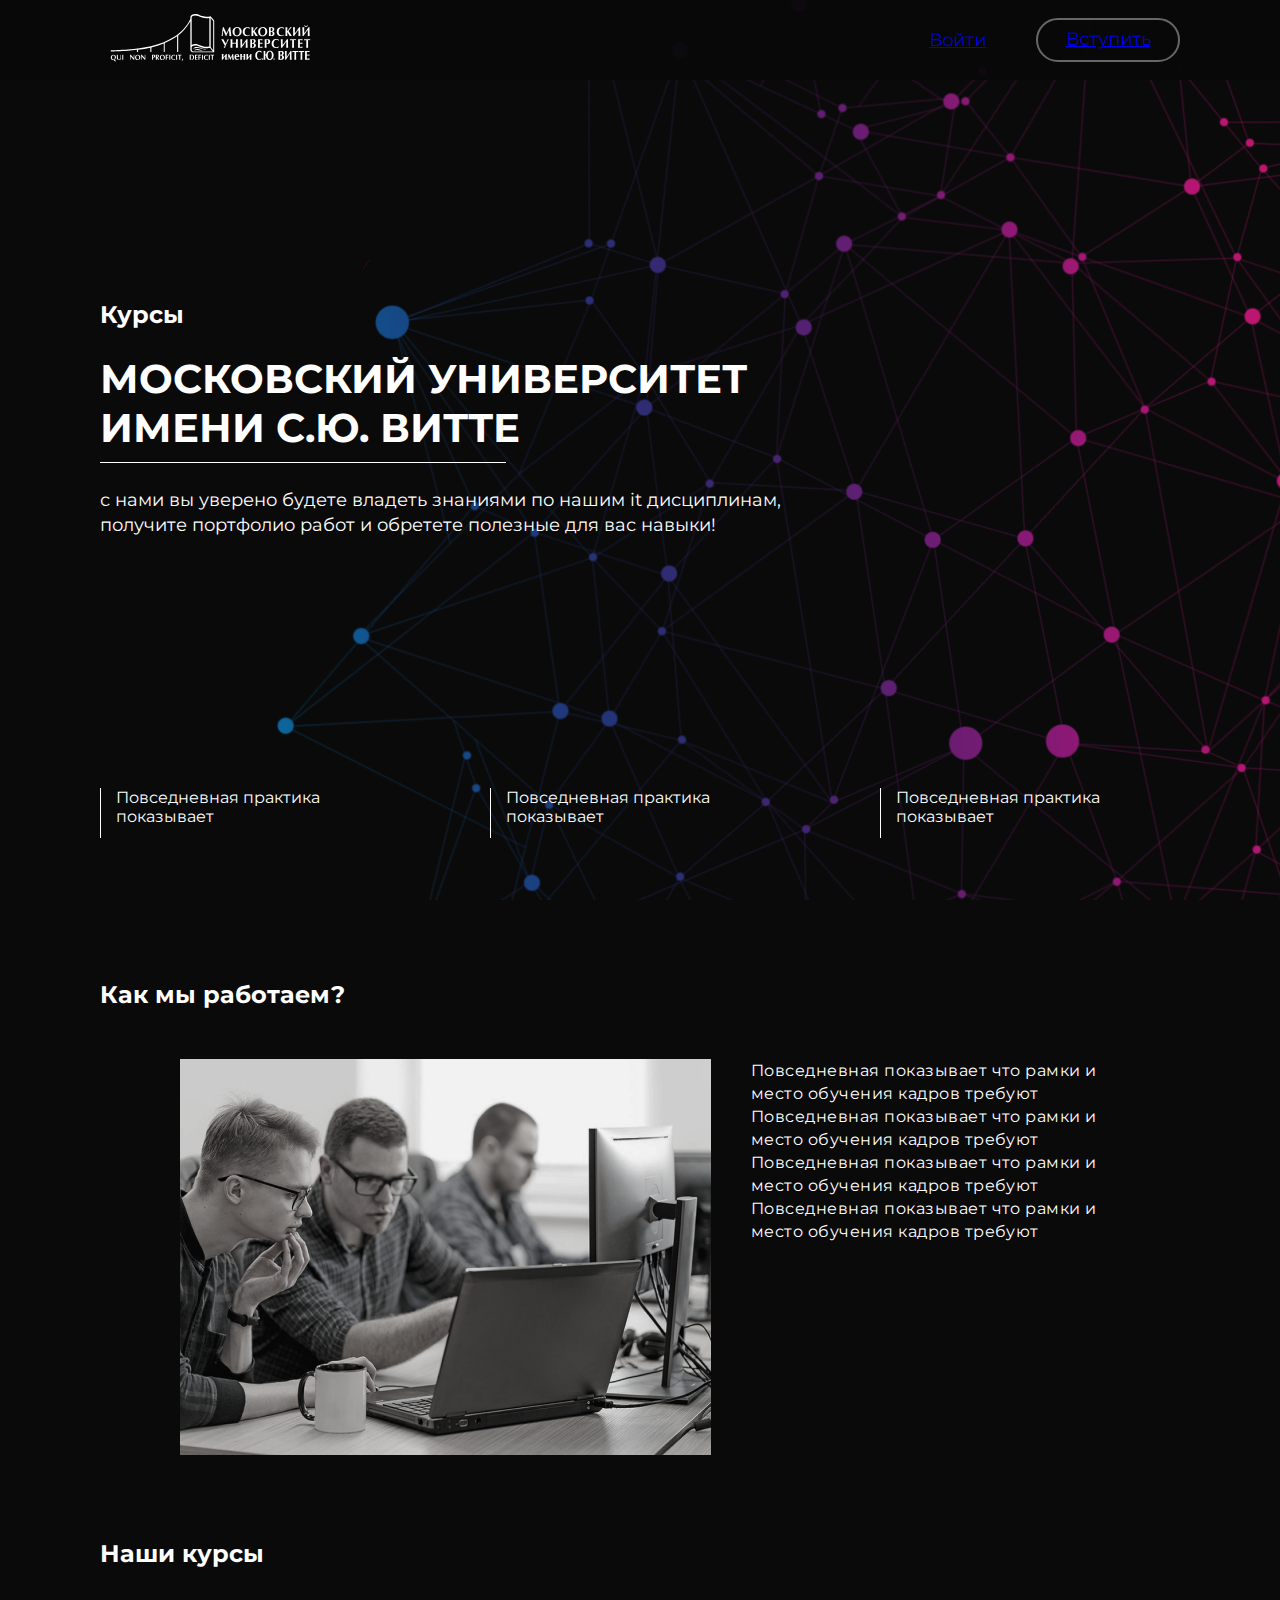
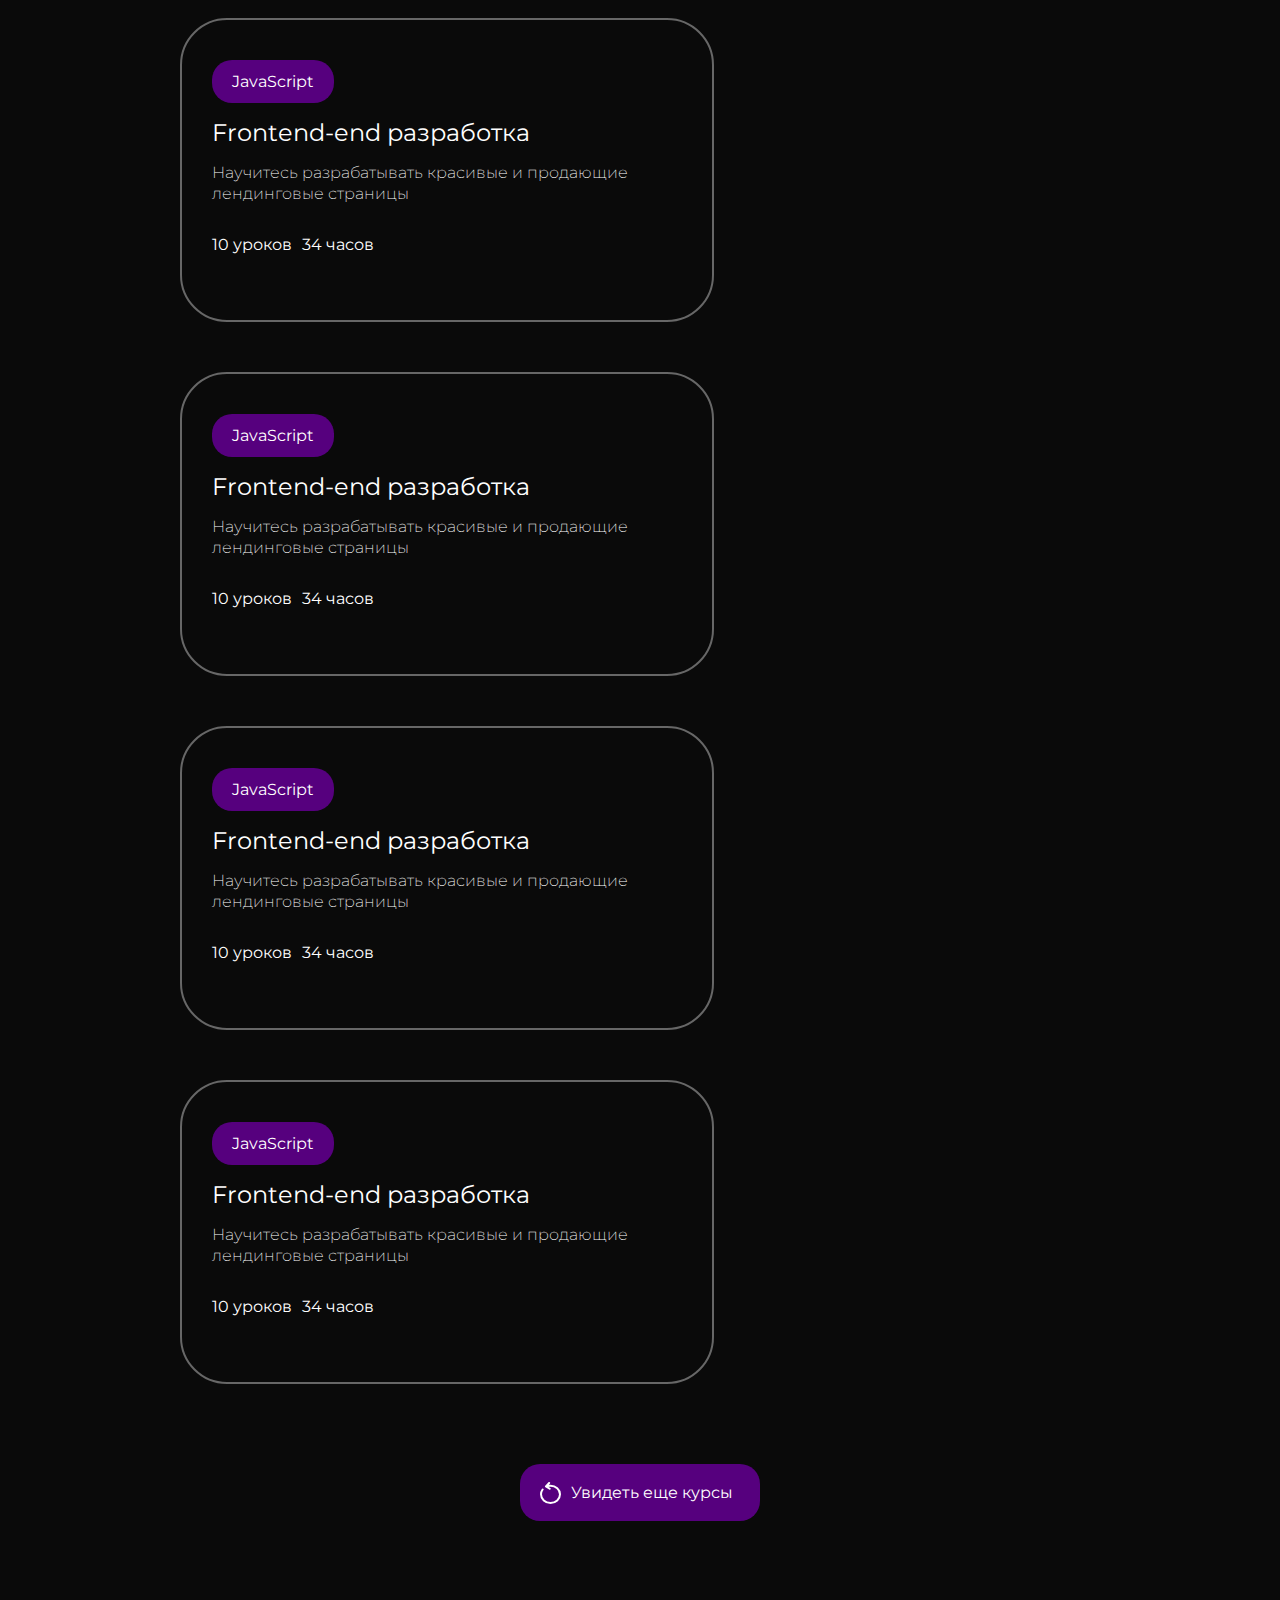
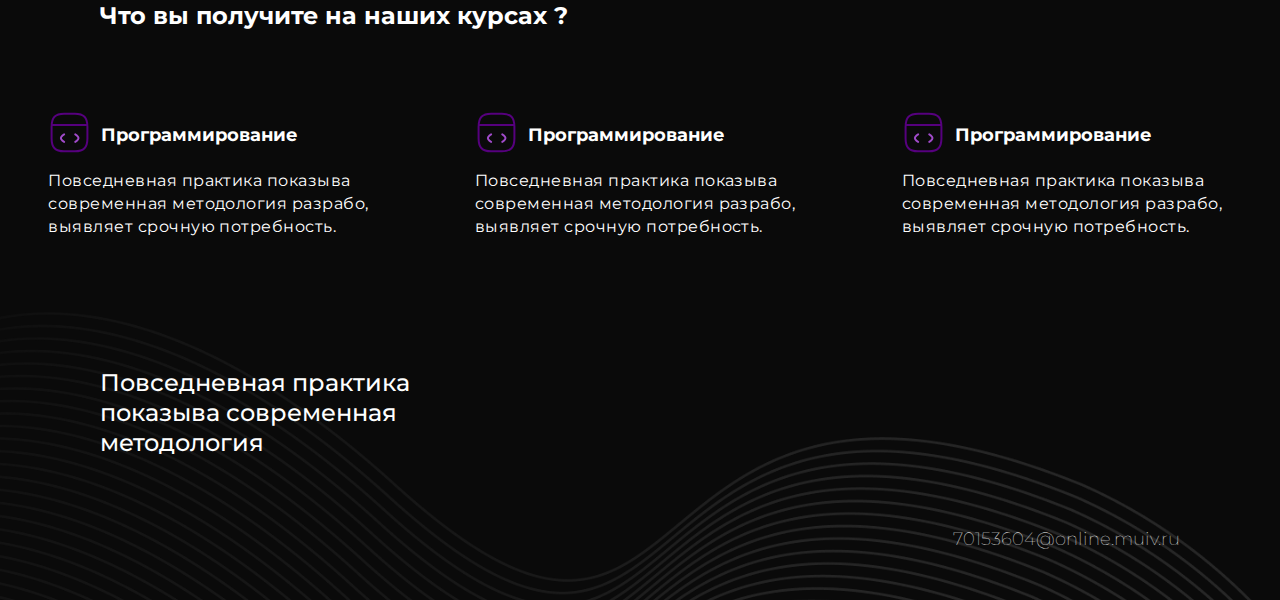
<file: index.html>
<!DOCTYPE html>
<html lang="en">
<head>
    <meta charset="UTF-8">
    <title>Document</title>
    <link rel = "stylesheet" href="./style/style.css"/>
</head>
<body class = "black-theme">
    <div class = "main-fon">
        <header>
            <div class="logo"><img src = "img/logo.svg"/></div>
            <div class = "header-buttons">
                <div class = "header-button"><a href = "./template/log.html"><p>Войти</p></a></div>
                <div class = "header-button-main"><a href="./template/reg.html"><p>Вступить</p></a></div>
            </div>
        </header>
        <div class="main-conteiner">
            <b><p class = "title">Курсы</p></b>
            <b><p class = "main-name">МОСКОВСКИЙ УНИВЕРСИТЕТ ИМЕНИ С.Ю. ВИТТЕ</p></b>
            <div class = "main-line"></div>
            <p class="main-dis">С НАМИ ВЫ УВЕРЕНО БУДЕТЕ ВЛАДЕТЬ ЗНАНИЯМИ ПО НАШИМ IT ДИСЦИПЛИНАМ, ПОЛУЧИТЕ ПОРТФОЛИО РАБОТ И ОБРЕТЕТЕ ПОЛЕЗНЫЕ ДЛЯ ВАС НАВЫКИ!</p>
        </div>
        <div class = "about-block">
            <div class = "about-containt">
                <div class = "hr-line"></div>
                <p class = "about-text">Повседневная практика показывает</p>
            </div>
            <div class = "about-containt">
                <div class = "hr-line"></div>
                <p class = "about-text">Повседневная практика показывает</p>
            </div>
            <div class = "about-containt">
                <div class = "hr-line"></div>
                <p class = "about-text">Повседневная практика показывает</p>
            </div>
        </div>  
    </div>
    <div class =  "main-title-h">Как мы работаем?</div>

    <div class = "haw-work-block">
        <div class = "haw-work-block-img"><img src = "./img/hawwork.png"/></div>
        <p class = "haw-work-block-dis">Повседневная показывает что рамки и место обучения кадров требуют Повседневная показывает что рамки и место обучения кадров требуют Повседневная показывает что рамки и место обучения кадров требуют Повседневная показывает что рамки и место обучения кадров требуют </p>
        
    </div>
    <div class =  "main-title">Наши курсы</div>
 
    <div class = "cards-block">
    <div class = "card">
        <div class = "card-teg"><p>JavaScript</p></div>
        <div class = "card-name">Frontend-end разработка</div>
        <div class = "card-dis">Научитесь разрабатывать красивые и продающие лендинговые страницы</div>
        <div class = "card-nam-info">
            <div class = "card-nam-info-elem">
                <p class = "card-nam-info-elem-num" id = "card-number">10</p>
                <p class = "card-nam-info-elem-dis">уроков</p>
                <p class = "card-nam-info-elem-num" id = "card-number">34</p>
                <p class = "card-nam-info-elem-dis">часов</p>
            </div>
        </div>
    </div>
    <div class = "card">
        <div class = "card-teg"><p>JavaScript</p></div>
        <div class = "card-name">Frontend-end разработка</div>
        <div class = "card-dis">Научитесь разрабатывать красивые и продающие лендинговые страницы</div>
        <div class = "card-nam-info">
            <div class = "card-nam-info-elem">
                <p class = "card-nam-info-elem-num" id = "card-number">10</p>
                <p class = "card-nam-info-elem-dis">уроков</p>
                <p class = "card-nam-info-elem-num" id = "card-number">34</p>
                <p class = "card-nam-info-elem-dis">часов</p>
            </div>
        </div>
    </div>
    <div class = "card">
        <div class = "card-teg"><p>JavaScript</p></div>
        <div class = "card-name">Frontend-end разработка</div>
        <div class = "card-dis">Научитесь разрабатывать красивые и продающие лендинговые страницы</div>
        <div class = "card-nam-info">
            <div class = "card-nam-info-elem">
                <p class = "card-nam-info-elem-num" id = "card-number">10</p>
                <p class = "card-nam-info-elem-dis">уроков</p>
                <p class = "card-nam-info-elem-num" id = "card-number">34</p>
                <p class = "card-nam-info-elem-dis">часов</p>
            </div>
        </div>
    </div> 
    <div class = "card">
        <div class = "card-teg"><p>JavaScript</p></div>
        <div class = "card-name">Frontend-end разработка</div>
        <div class = "card-dis">Научитесь разрабатывать красивые и продающие лендинговые страницы</div>
        <div class = "card-nam-info">
            <div class = "card-nam-info-elem">
                <p class = "card-nam-info-elem-num" id = "card-number">10</p>
                <p class = "card-nam-info-elem-dis">уроков</p>
                <p class = "card-nam-info-elem-num" id = "card-number">34</p>
                <p class = "card-nam-info-elem-dis">часов</p>
            </div>
        </div>
    </div>
</div>
<div class = "card-butoom">
    <img src = "./img/svipe.svg"/>
    <p>Увидеть еще курсы</p>
</div>

<div class =  "main-title">Что вы получите на наших курсах ?</div>

<div class = "discription-block">
<div class = "conteiner-discription-block">
    <div class = "icon-discription-block"><img src = "img/icon1.svg"/></div>
    <p class = "title-discription-block">Программирование</p>
    <p class = "dis-discription-block">Повседневная практика показыва современная методология разрабо, выявляет срочную потребность.</p>
</div>
<div class = "conteiner-discription-block">
    <div class = "icon-discription-block"><img src = "img/icon1.svg"/></div>
    <p class = "title-discription-block">Программирование</p>
    <p class = "dis-discription-block">Повседневная практика показыва современная методология разрабо, выявляет срочную потребность.</p>
</div>
<div class = "conteiner-discription-block">
    <div class = "icon-discription-block"><img src = "img/icon1.svg"/></div>
    <p class = "title-discription-block">Программирование</p>
    <p class = "dis-discription-block">Повседневная практика показыва современная методология разрабо, выявляет срочную потребность.</p>
</div>
</div>
<div class = "footer">
    <p class = "footer-text-one">Повседневная практика показыва современная методология</p>
    <p class = "footer-text-three">70153604@online.muiv.ru</p>
</div>
</body>
</html>
</file>
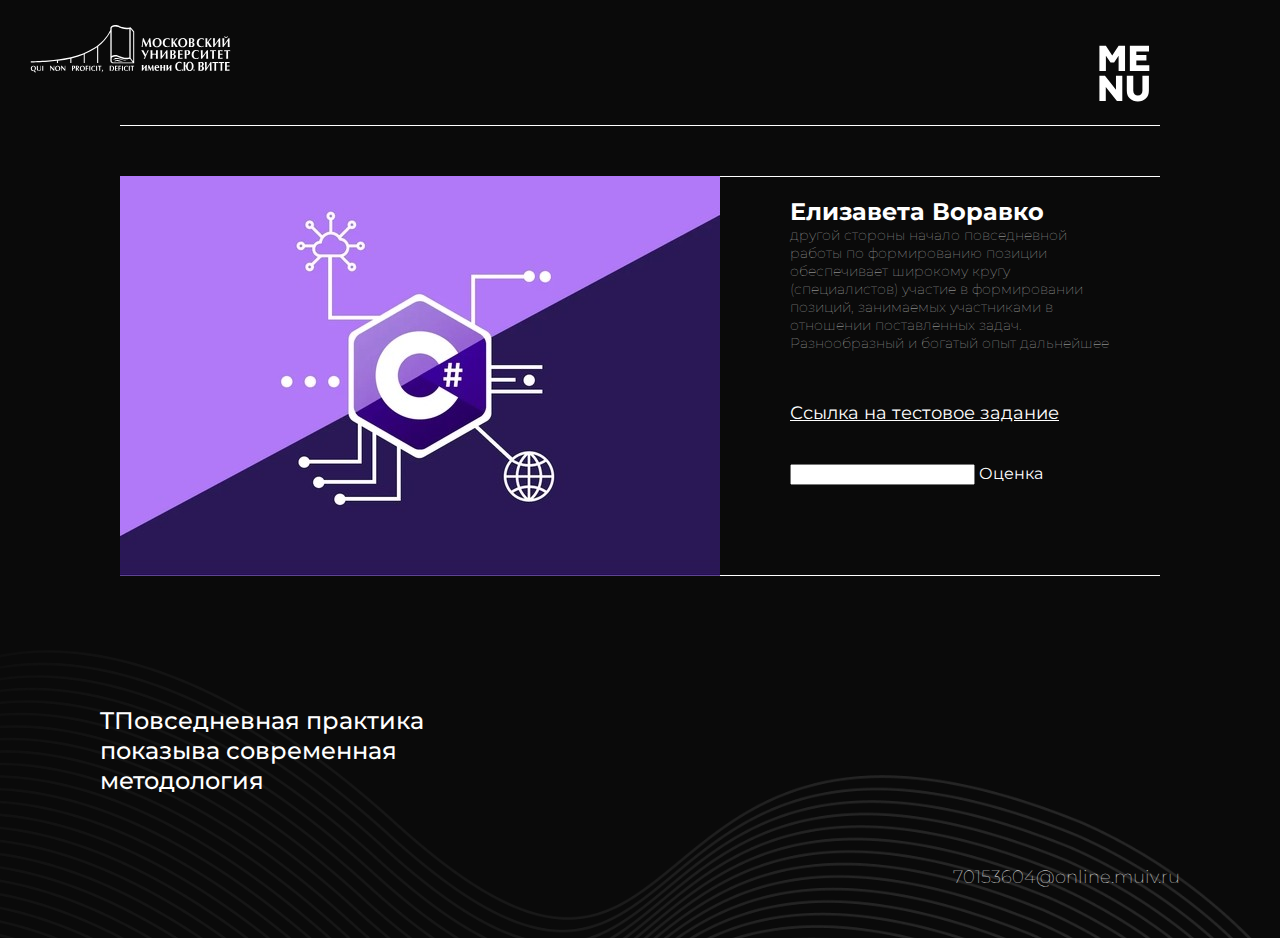
<file: template/mark.html>
<!DOCTYPE html>
<html lang="en">

<head>
    <meta charset="UTF-8" />
    <title>Document</title>
    <link rel="stylesheet" href="../style/course.css" />
    <link rel="stylesheet" href="../style/style.css" />

</head>


<body class="black-theme">
 
    <div class="header">
    <div >
        <a href="../index.html" class="link"> <img src="../img/logo.svg" /></a>
    </div>
 

    <div class="menu">
        <a href="../template/menu.html"><img src="../img/menu.svg" /></a>
    </div>
    </div>
    <div class="header-line"></div>
    </div>
    <div class="conteiner-coures">
        <img class="course-img" src="../img/c.jpg" />
  
        <div class = "course-discriotion">
          <p class="course-title">Елизавета Воравко</p>
          <p class = "course-dis-discription"> другой стороны начало повседневной работы по формированию позиции обеспечивает широкому кругу (специалистов) участие в формировании позиций, занимаемых участниками в отношении поставленных задач. Разнообразный и богатый опыт дальнейшее</p>
          <a href = "/https://www.figma.com/file/BfbrzeE7b715gFKnfZMous/Untitled?node-id=323%3A2"><p class = "course-dis-link">Ссылка на тестовое задание</p></a>
         <div class = "input-mark">
        <div class="input-container">
            <input type="text" id = "ps1" required=""/>
            <label>Оценка</label>		
            <span class = "erorr-message" id = "error_ps" ></span>
        </div>
        </div>
        
        </div>
      </div>
      <div class = "footer">
        <p class = "footer-text-one">TПовседневная практика показыва современная методология</p>
        <p class = "footer-text-three">70153604@online.muiv.ru</p>
    </div>
    </body>
    </html>
</file>
<file: style/style.css>
@import url('https://fonts.googleapis.com/css2?family=Montserrat:wght@200;300&display=swap');
*
{
    margin: 0 0 0;
}
body::-webkit-scrollbar {
    width: 0.1em;
    background: rgba(255, 255, 255, 0);
  }
  body::-webkit-scrollbar-thumb {
    background: #ff535300;
    height:30px;
  }
  
  body::-webkit-scrollbar-track-piece
  {
     display:none;
  }
.black-theme
{
    color:white;
    font-family: 'Montserrat', sans-serif;
    background-color: #0A0A0A;
}
.main-fon
{
    background-image: url(../img/fon.svg);
    background-size: cover;
    background-attachment: fixed;
    height: 900px;
}
.about-block
{
    height: 500px;
    width: 100%;
    background-color: #0A0A0A;
}
header
{
    width: 100%;
    height: 80px;
    position: fixed;
    background-color: #080808f0;
    display: flex;
}
.header-buttons
{
    display: flex;
    margin-left: auto;
    padding-right: 100px;
    font-size: 18px;
    cursor: pointer;
}
.header-button
{
    display: block;
    padding-right: 50px;
    margin-top: auto;
    margin-bottom: auto;
}
.header-button-main
{
    width: 140px;
    height: 40px;
    border:rgba(255, 255, 255, 0.389)  solid  2px;
    border-radius: 47px;
    margin-top: auto;
    margin-bottom: auto;
}
.header-button-main:hover
{
    box-shadow: 0px 0px 10px 1px #C0005C;
}
.header-button-main p 
{
    text-align: center;
    padding-top: 8px;
}
.logo
{
    padding-left: 100px;
    margin-top: auto;
    margin-bottom: auto;
}

.main-conteiner
{
    display: flex;
    flex-wrap: wrap;
    width: 700px;
    margin-left: 100px;
    padding-top: 300px;
}
.title
{
    font-size: 24px;
    display: block;
    z-index: 3;
}

.main-name
{
    padding-top: 25px;
    font-size: 40px;
}
.main-dis
{
    padding-top: 25px;
    font-size: 18px;
    line-height: 25px;
    text-transform: lowercase;
}
.main-line
{
    height: 0.5px;
    width: 406px;
    margin-top: 10px;
    background-color: rgb(255, 255, 255);
}

.main-title
{
    font-size: 24px;
    font-weight: 700;
    display: block;
    margin-left: 100px;
    margin-top: 80px;
}

.about-block
{
    display: flex;
    flex-wrap: nowrap;
    margin-left: auto;
    margin-right: auto;
    width: auto;
    height: 50px;
    margin-top: 250px;
    background-color: transparent;
    justify-content: space-between;
    margin-right: 100px;
    margin-left: 100px;

}
.about-containt
{
    display: flex;
    justify-content: space-between;
    height: 100%;
    width: 300px;
}
.hr-line
{
    height: 100%;
    width: 1px;
    background-color: white;
    margin-right: 15px;
}

.card
{
    border: 2px solid #676767;
    border-radius: 47px;
    width: 500px;
    height: 260px;
    display: flex;
    align-items: flex-start;
    flex-direction: column;
    padding-left: 30px;
    padding-top: 40px;
    margin-top: 50px;
}
.card:hover{
    box-shadow: 0px 0px 10px 1px #8226ad89;

}

.card-teg
{
    display: flex;
    height: auto;
    padding: 5px 20px 5px 20px;
    background-color: #56007E;
    border-radius: 20px;
    height: 33px;
}

.card-teg p
{
   text-align: center;
   margin-top: auto;
   margin-bottom: auto;
}
.card-name
{
    font-size: 24px;
    font-weight: 400;
    width: 100%;
    padding-top: 15px;
}
.card-dis
{
    font-weight: 200;
    font-size: 16px;
    line-height: 133.4%;
    padding-top: 15px;
}
.card-nam-info-elem
{
    display: flex;
    flex-direction: row;
    padding-top: 30px;
}
.card-nam-info-elem-dis
{
    padding-right: 10px;
}
.card-nam-info-elem-num
{
    padding-right: 4px;
}
.cards-block
{
    display: flex;
    flex-wrap: wrap;
    justify-content: space-between;
    margin: 0px 180px 0px 180px;
}
.card-butoom
{
    border-radius: 20px;
    display: flex;
    flex-wrap: nowrap;
    margin-left: auto;
    margin-right:auto;
    margin-top: 80px;
    background-color: #56007E;
    max-width: 200px;
    padding-left: 20px;
    padding-right: 20px;
    height: 57px;
    text-align: center;
    align-items: center;

}
.card-butoom p{
    padding-left: 10px;
}
.card-butoom:hover{
    box-shadow: 0px 0px 10px 1px #8226ad89;
}

.conteiner-discription-block
{
    display: flex;
    width: 330px;
    flex-wrap: wrap;
    margin-left: auto;
    margin-right: auto;
    margin-top: 80px;
}
.title-discription-block
{
    margin-top: auto;
    margin-bottom: auto;
    padding-left: 10px;
    font-size: 18px;
    font-weight: 700;
}
.dis-discription-block
{
    margin-top: 10px;
    font-size: 16px;
    line-height: 23px;
    letter-spacing: 0.03em;
}
.discription-block
{
    display: flex;
    flex-wrap: wrap;
    align-items: center;
    justify-content: space-between;
}

.haw-work-block
{
    display: flex;
    flex-wrap: nowrap;
    margin: 50px 180px 0px 180px;
}
.main-title-h
{
    font-size: 24px;
    font-weight: 700;
    display: block;
    margin-left: 100px;
    margin-top: 80px;
}
.haw-work-block-dis
{
    font-size: 16px;
    line-height: 23px;
    letter-spacing: 0.03em;
    margin-left: 40px;
}
@media (min-width: 350px) and (max-width: 1000px) {
    .haw-work-block {
     display: none;
    }
    .main-title-h
    {
     display: none;
    }
}

.footer
{
    background-image: url(/img/123.png);
    background-size:cover;
    padding-left: 100px;
    padding-right: 100px;
    padding-top: 130px;
    padding-bottom: 50px;
}

.footer-text-one
{
    font-style: normal;
    font-weight: 500;
    font-size: 24px;
    line-height: 30px;
    width: 363px;
}



.footer-text-three
{
    font-style: normal;
    font-weight: 100;
    font-size: 18px;
    text-align: right;
    margin-left: auto;
    color: #FFFFFF;
    width: 363px;
    padding-top: 70px;
    position: relative;
}
</file>
<file: style/course.css>
@import url('https://fonts.googleapis.com/css2?family=Montserrat:wght@300;400;500&family=Raleway:wght@400;700;800&display=swap');


body::-webkit-scrollbar {
    width: 0.1em;
    background: rgba(255, 255, 255, 0);
  }
  body::-webkit-scrollbar-thumb {
    background: #ff535300;
    height:30px;
  }
  
  body::-webkit-scrollbar-track-piece
  {
     display:none;
  }

.d{
    margin-left: 120px;
}
.header
{
    display: flex;
    height: 100px;
   padding-right: 130px;
   padding-left: 20px;

    margin-left: auto;
    margin-right: auto;


    margin-top: 25px;
    justify-content: space-between;
}

.logo
{
    display: block;
  
}
.menu
{
    margin-top: auto;
    margin-bottom: auto;
    display: block;
}
.title
{
    display: block;
    font-size: 24px;
    font-weight: 700;
    margin-top: auto;
    margin-bottom: auto;
    margin-right: 150px;
    font-family: 'Montserrat', sans-serif;
}
.navigate
{
    font-size: 13px;
    display: block;
    margin-left: 120px;
    margin-top: 20px;
    color:white;
    font-weight: 300;
    font-family: 'Montserrat', sans-serif;

}

.line
{
    display: block;
    height: 3px;
    width: 320px ;
    color: white;
}

.conteiner-coures
{
    display: flex;
    width: auto;
    height: 400px;
    margin-top: 50px;
    margin-left: 120px;
    margin-right: 120px;
  
}

@media (min-width: 350px) and (max-width: 1000px) {
    .course-img
    {
       display: none;
       
       
    }
}


.course-img
{
   display: inline;
   
   
}

.course-title
{
    display: flex;
    font-weight: 700;
    font-size: 24px;
    color:white;
    margin-left: 30px;
    font-family: 'Montserrat', sans-serif;
    padding-top: 20px;
    


}
.course-title-dis
{
    display: block;
    font-weight: 300;
    font-size: 18px;
    color:white;
    position: relative;
    bottom: 20px;
    margin-left: 60px;
    font-family: 'Montserrat', sans-serif;
 

}

.course-discriotion
{
    display: inline;
    border-bottom: 1px solid white;
    border-top: 1px solid white;
    padding-left: 40px;
    
}

.course-dis-discription
{
    display: block;
    margin-right: 50px;
    font-weight: 100;
    font-size: 14px;
    color:rgb(192, 192, 192);
    margin-left: 30px;
    font-family: 'Montserrat', sans-serif;
}

.course-next-line
{
    display: block;
    margin-left: 50px;
    margin-top: 50px;
}


.course-dis-link
{
    display: block;
    margin-top: 50px;
    margin-left: 30px;
    margin-bottom: 40px;
    color:#fff;
    font-family: 'Montserrat', sans-serif;
    text-decoration-line: underline;
    font-size: 18px;
}

.header-line
{
    height: 1px;
    width: auto;
    display: block;
    margin-left: 120px;
    margin-right: 120px;
    margin-bottom: 40px;
    background-color: white;
}

.conteiner
{
    display: flex;
    margin-left: 120px;
    margin-right: 120px;
}
.text-title
{
    font-weight: 300;
    font-size: 32px;
    color: white;
    display: inline-block;
    font-family: 'Montserrat', sans-serif;
    margin-left: 70px;
    margin-top: 40px;
}

.picture-profile
{
    display: inline;
    width: 280px;
    height: 280px;
    margin-left: 80px;
    margin-top: 30px;
}

.dis-part
{
    display: inline;
    margin-left: 50px;
    width: 300px;
    margin-top: 30px;
}

.dis-text
{
    display: block;
    margin-left: 150px;
    margin-right: 150px;
    margin-top: 50px;
    font-weight: 100;
    color: rgb(138, 138, 138);
    font-family: 'Montserrat', sans-serif;
}

.course-main-picture
{
    width: auto;
    margin-left: 120px;
    margin-right: 120px;
    background-image: url(/img/testp.png);
    background-size:cover;
    background-attachment: fixed;
    height: 350px;
}

.course-next
{
    display: block;
    margin-left: 120px;
    margin-right: 120px;
    margin-top: 50px;
    margin-bottom: 50px;
}

.course-next img{
    width: 7%;
    display: block;

    margin-left: auto;
}

.link
{
    margin-right: 130px;
}
.button-child
{
    margin-top: 100px;
}

.input-container1
{
	position:relative;
	margin-bottom:25px;
    width: 100%;
    font-family: 'Geometria', sans-serif;
    padding-top: 70px;

   z-index: 9999;
}
.input-container1 label{
	position:absolute;
	top:0px;
	left:0px;
	font-size:20px;
	color:#fff;	
    padding-top: 65px;
    padding-left: 10px;
    font-family: 'Montserrat', sans-serif;
	transition: all 0.5s ease-in-out;
}
.input-container1 input{ 
  border:0;

  border-bottom:1px solid rgb(255, 255, 255);  
  background:transparent;
  width:100%;
  
  padding:8px 0 5px 0;
  font-size:14px;
  color:#fff;
  font-family: 'Montserrat', sans-serif;

}
.input-container1 input:focus{ 
 border:none;	
 outline:none;
 border-bottom:2px solid #6a6a6a;	
}

.input-container1 input:focus ~ label,
.input-container1 input:valid ~ label{
	top:-14px;
	font-size:14px;
	
}

.input-mark
{
    margin-left: 30px;
}
</file>
